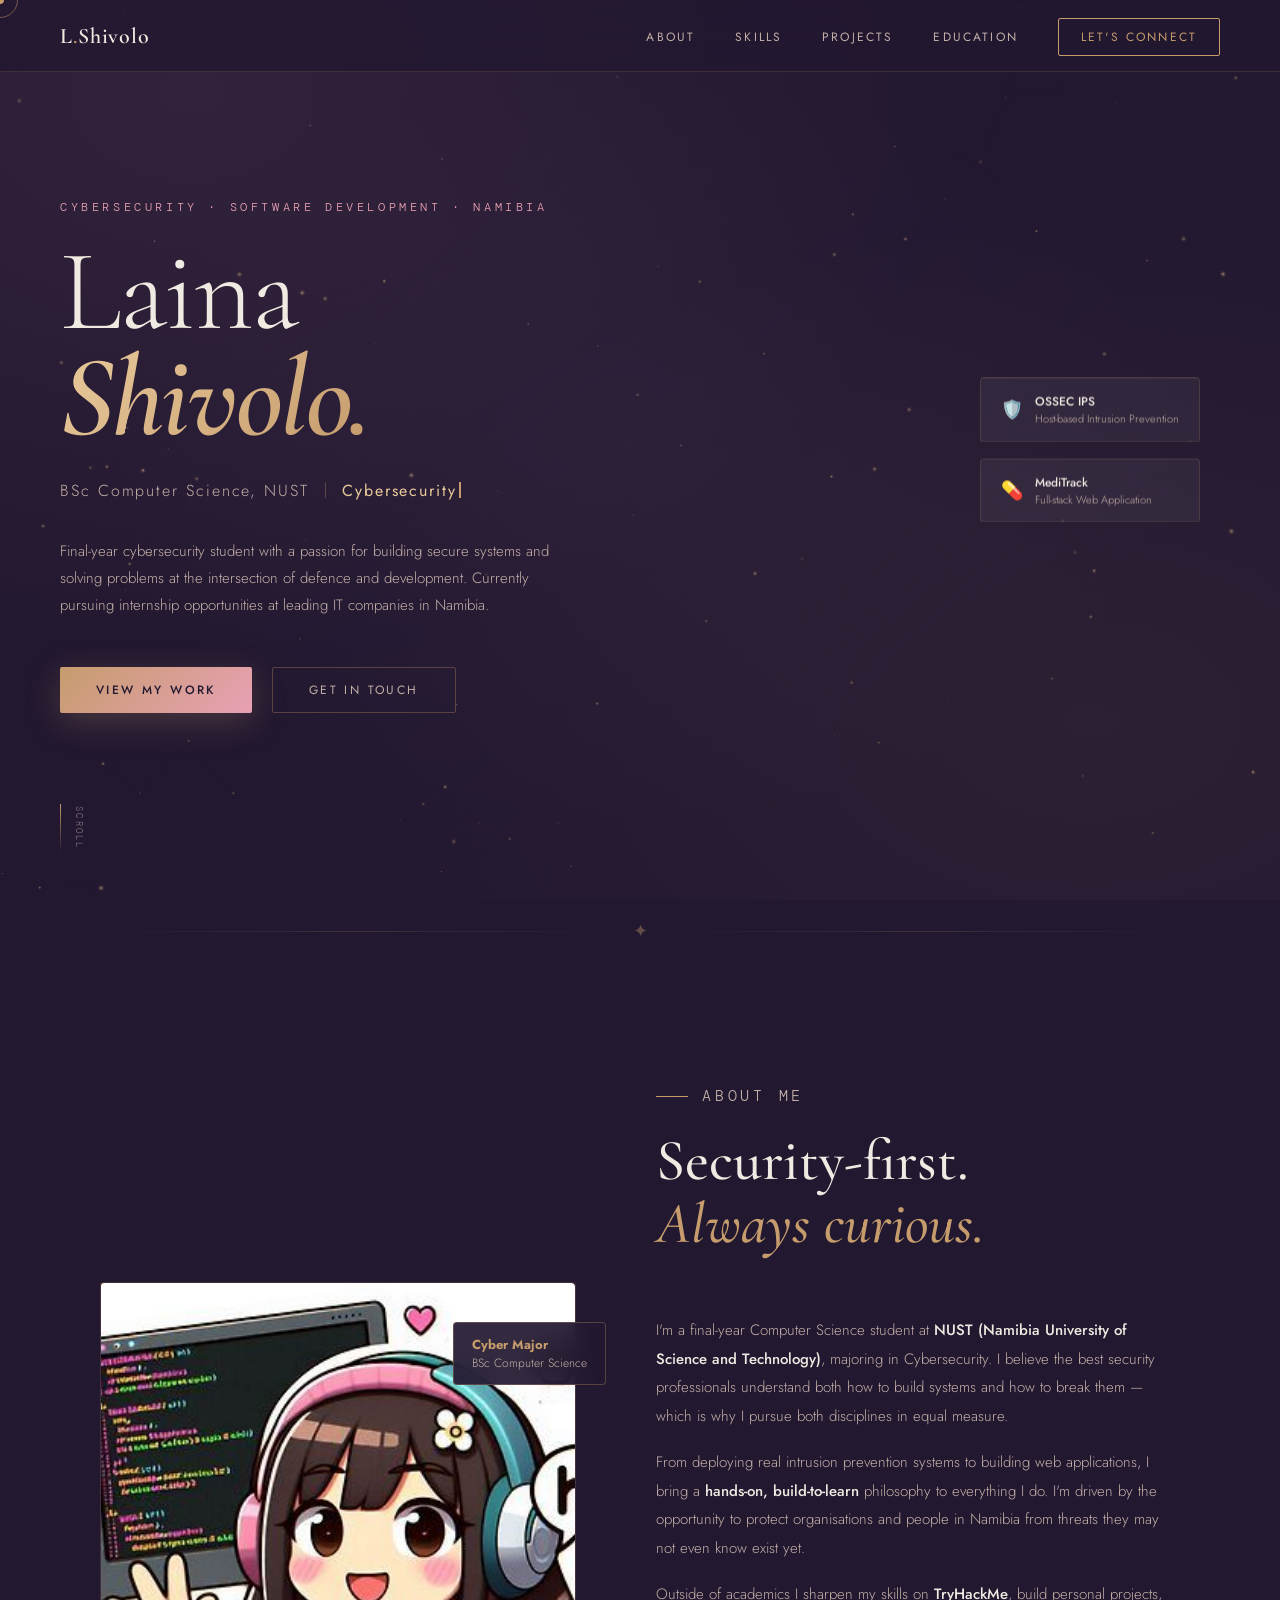
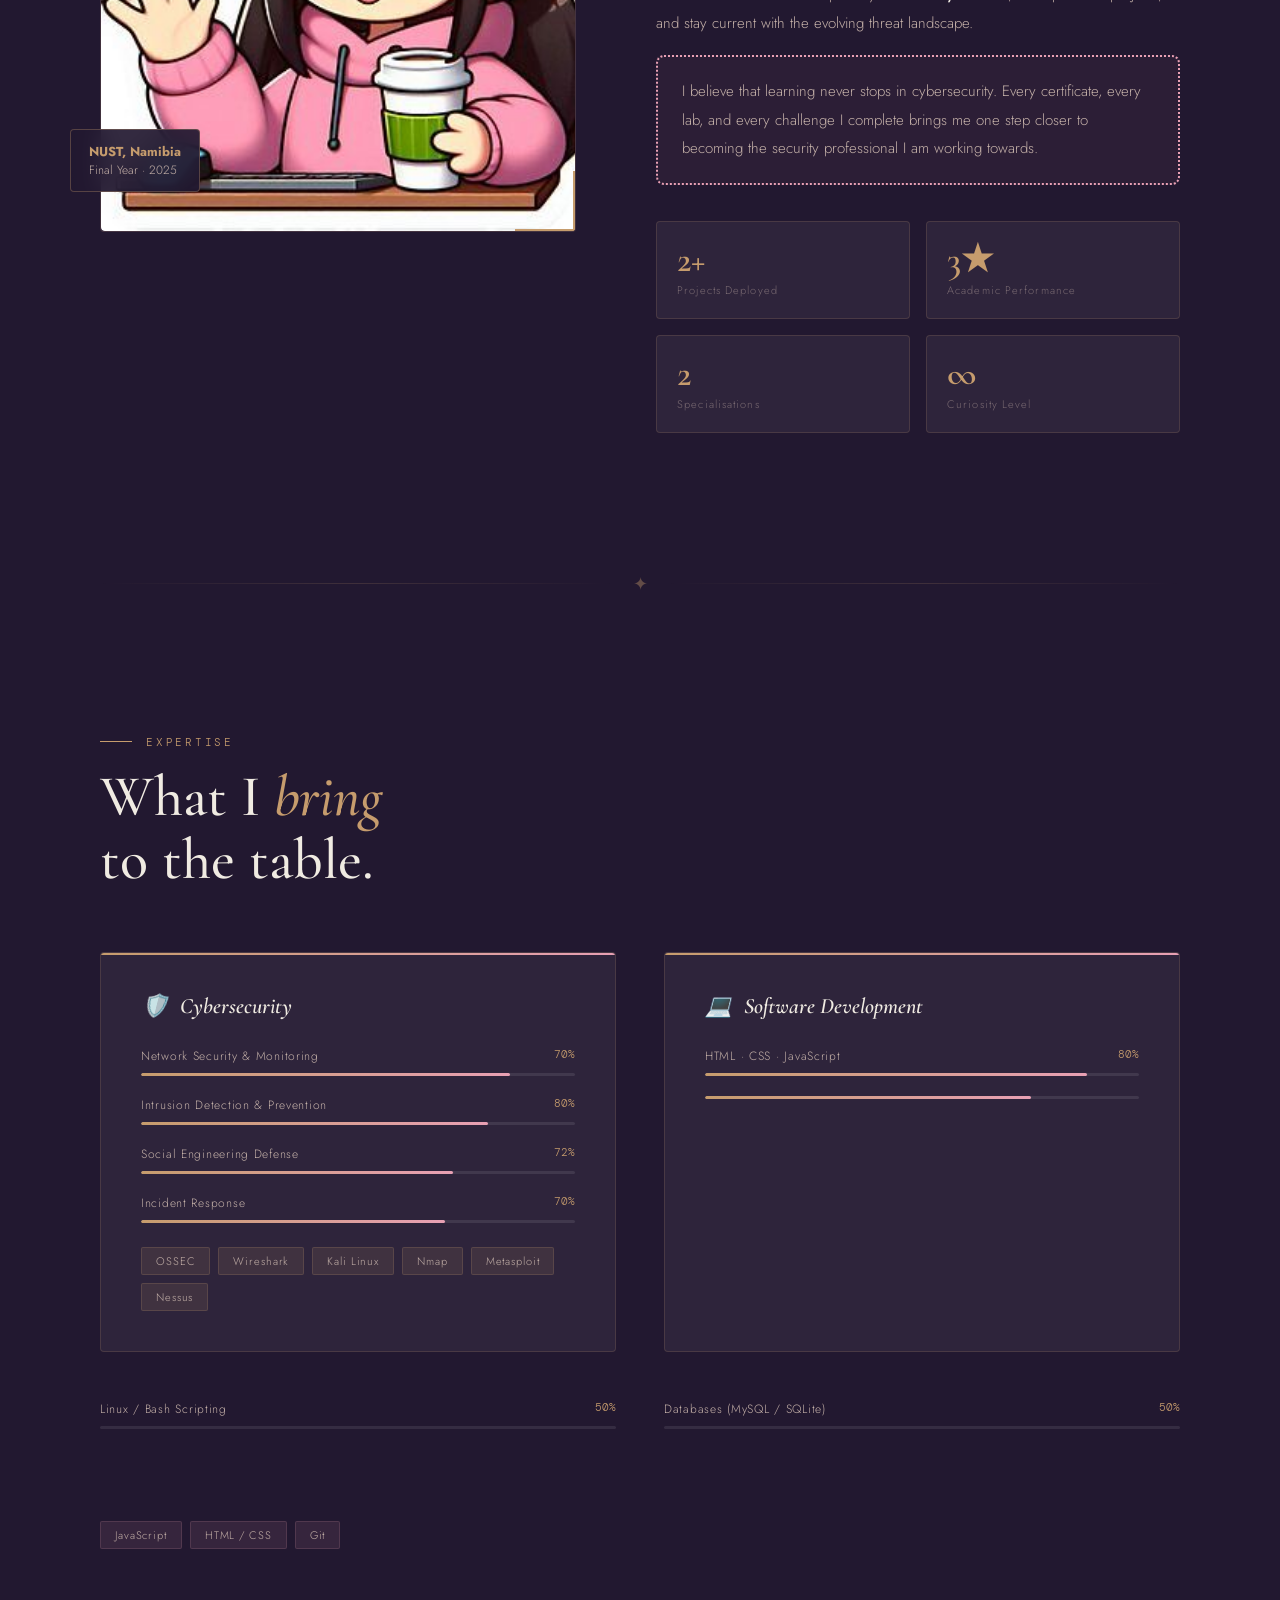
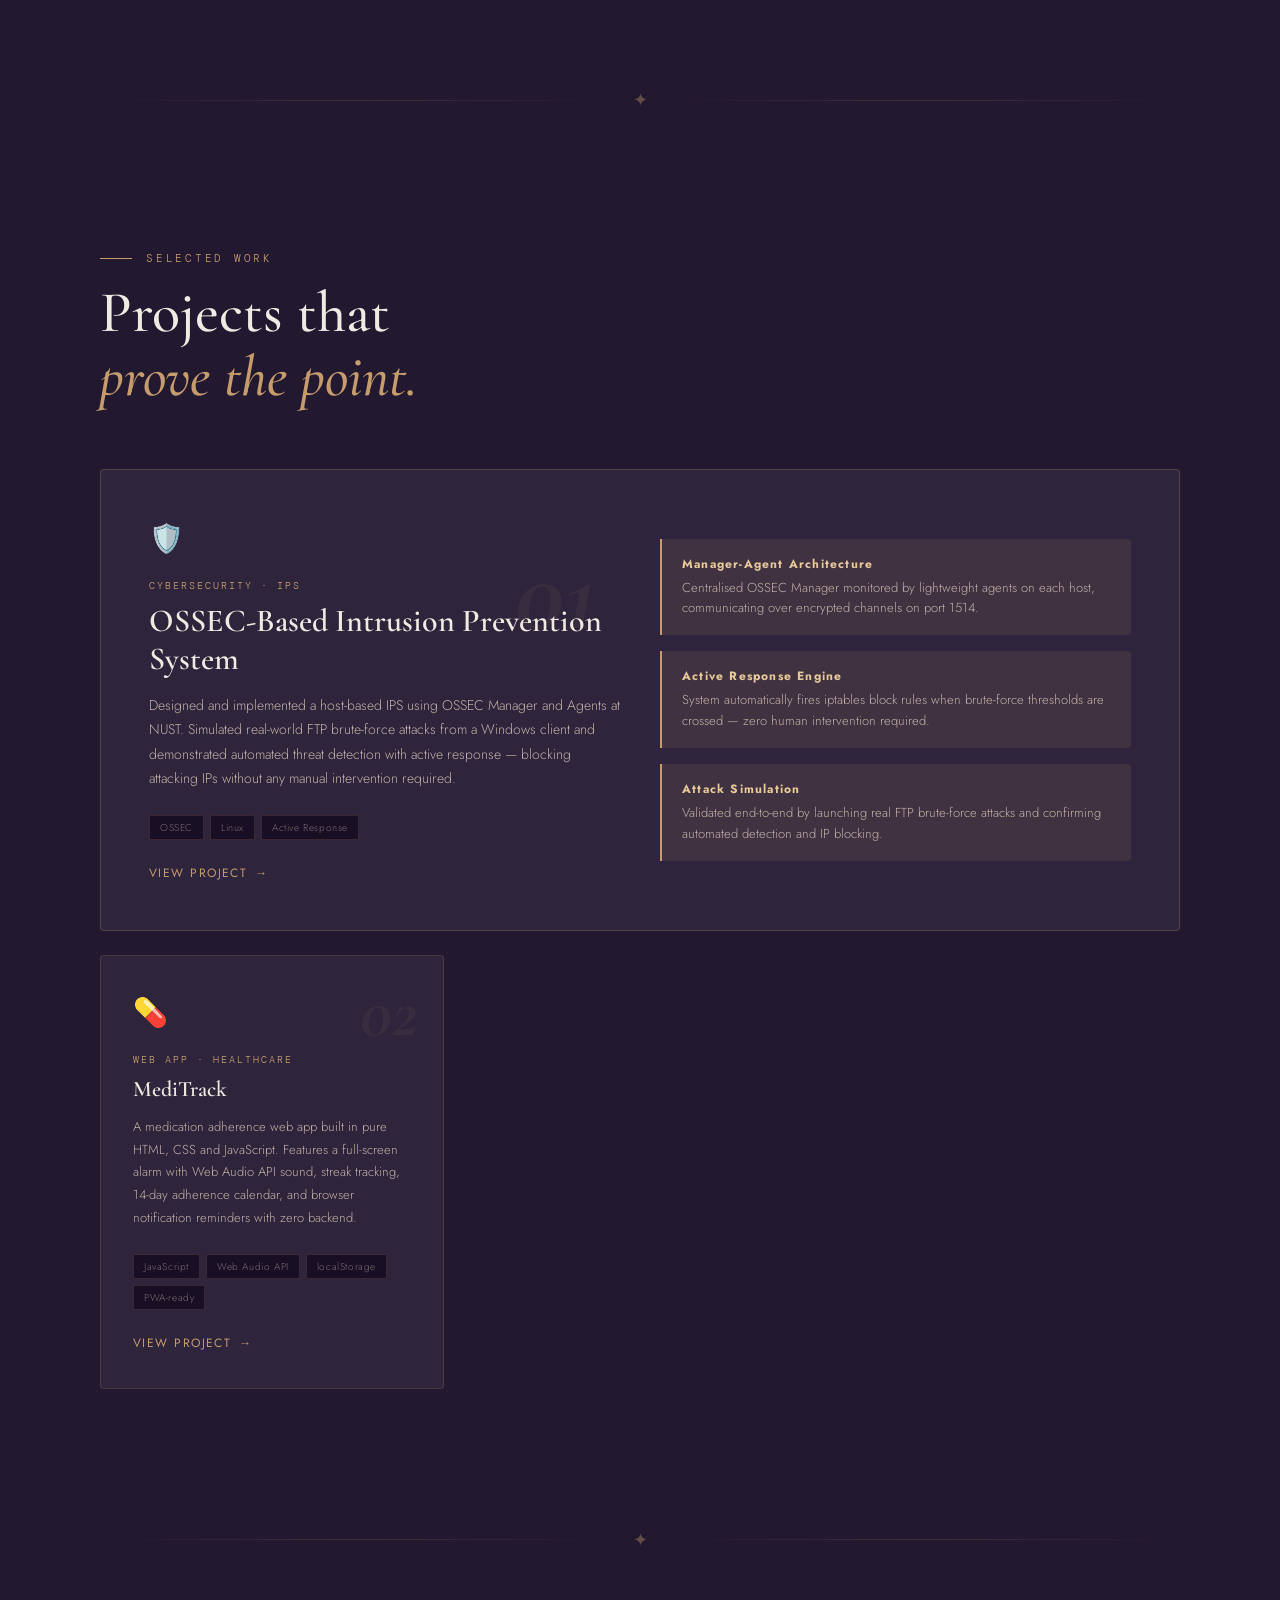
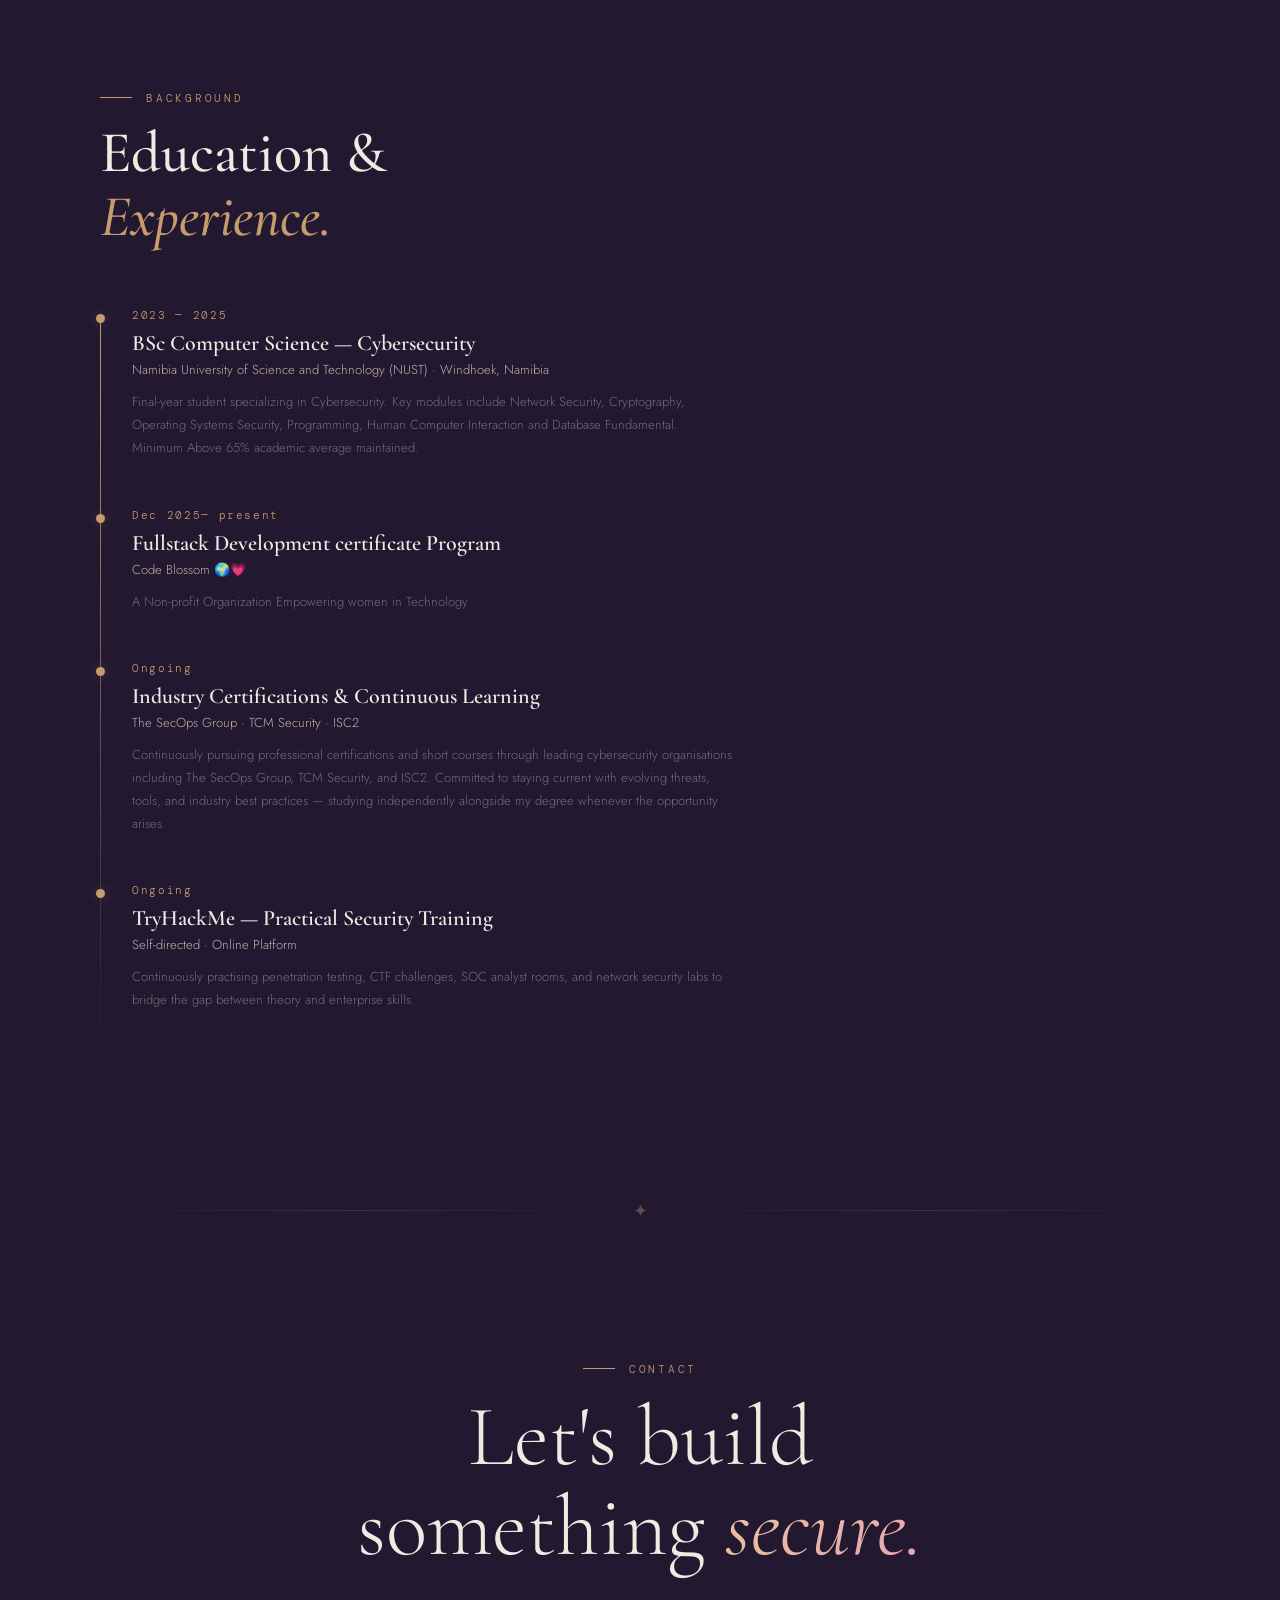
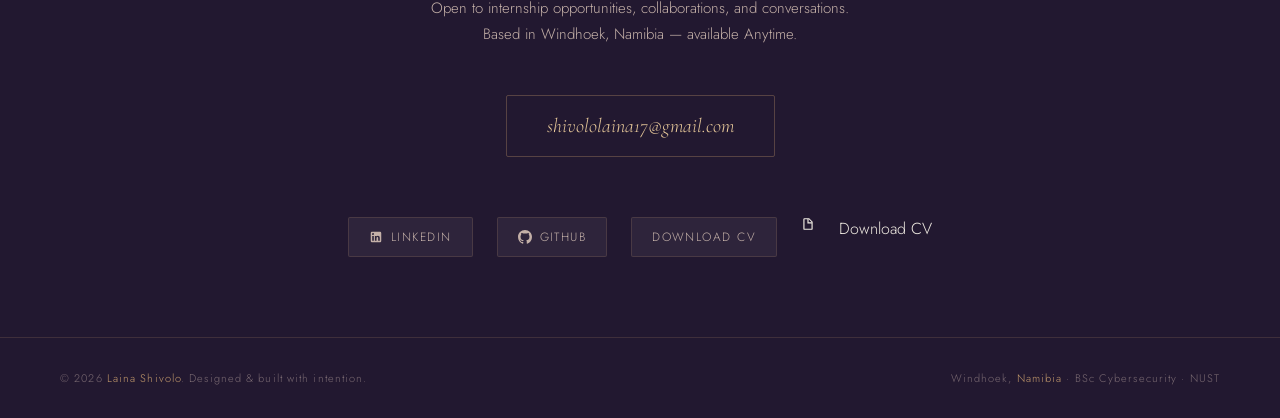
<file: index.html>
<!DOCTYPE html>
<html lang="en">
<head>
  <meta charset="UTF-8" />
  <meta name="viewport" content="width=device-width, initial-scale=1.0" />
  <title>Laina Shivolo — Cybersecurity & Software Development</title>
  <link rel="preconnect" href="https://fonts.googleapis.com" />
  <link rel="preconnect" href="https://fonts.gstatic.com" crossorigin />
  <link href="https://fonts.googleapis.com/css2?family=Cormorant+Garamond:ital,wght@0,300;0,400;0,500;0,600;0,700;1,300;1,400;1,600&family=Jost:wght@200;300;400;500;600&family=DM+Mono:wght@300;400;500&display=swap" rel="stylesheet" />
  <link rel="stylesheet" href="style.css" />
</head>
<body>

  <div class="cursor-dot"  id="cursorDot"></div>
  <div class="cursor-ring" id="cursorRing"></div>
  <canvas id="constellation"></canvas>

  <!-- NAV -->
  <nav id="nav">
    <div class="nav-logo">L<span>.</span>Shivolo</div>
    <ul class="nav-links" id="navLinks">
      <li><a href="#about">About</a></li>
      <li><a href="#skills">Skills</a></li>
      <li><a href="#projects">Projects</a></li>
      <li><a href="#education">Education</a></li>
      <li><a href="#contact" class="nav-cta">Let's Connect</a></li>
    </ul>
    <div class="hamburger" id="hamburger">
      <span></span><span></span><span></span>
    </div>
  </nav>

  <!-- HERO -->
  <section id="hero">
    <p class="hero-eyebrow">Cybersecurity · Software Development · Namibia</p>
    <h1 class="hero-name">
      <span class="first">Laina</span>
      <span class="last">Shivolo.</span>
    </h1>
    <div class="hero-role">
      <span>BSc Computer Science, NUST</span>
      <span class="role-divider"></span>
      <span class="typewriter-wrap">
        <span id="typewriter"></span>
        <span class="blink"></span>
      </span>
    </div>
    <p class="hero-desc">
      Final-year cybersecurity student with a passion for building secure systems
      and solving problems at the intersection of defence and development.
      Currently pursuing internship opportunities at leading IT companies in Namibia.
    </p>
    <div class="hero-actions">
      <a href="#projects" class="btn-primary">View My Work</a>
      <a href="#contact"  class="btn-outline">Get In Touch</a>
    </div>
    <div class="hero-scroll">
      <div class="scroll-line"></div>
      <span class="scroll-text">Scroll</span>
    </div>
    <div class="hero-badge">
      <div class="badge-item">
        <span class="badge-icon">🛡️</span>
        <div class="badge-text">
          <strong>OSSEC IPS</strong>
          Host-based Intrusion Prevention
        </div>
      </div>
      <div class="badge-item">
        <span class="badge-icon">💊</span>
        <div class="badge-text">
          <strong>MediTrack</strong>
          Full-stack Web Application
        </div>
      </div>
    </div>
  </section>

  <div class="ornament-divider"><span>✦</span></div>

  <!-- ABOUT -->
  <section id="about">
  <div class="about-visual">
    <div class="about-frame">
      <div class="about-frame-inner">
        <img src="images/profile.jpg" alt="Laina Shivolo" class="about-photo">
      </div>
    </div>
      <div class="about-badge-float float-1">
        <strong>NUST, Namibia</strong>
        Final Year · 2025
      </div>
      <div class="about-badge-float float-2">
        <strong>Cyber Major</strong>
        BSc Computer Science
      </div>
    </div>
    <div class="about-content reveal">
      <p class="section-label">About Me</p>
      <h2 class="section-title">Security-first.<br><em>Always curious.</em></h2>
      <p>
        I'm a final-year Computer Science student at <strong>NUST (Namibia University of
        Science and Technology)</strong>, majoring in Cybersecurity. I believe the best
        security professionals understand both how to build systems and how to break
        them — which is why I pursue both disciplines in equal measure.
      </p>
      <p>
        From deploying real intrusion prevention systems to building web
        applications, I bring a <strong>hands-on, build-to-learn</strong>
        philosophy to everything I do. I'm driven by the opportunity to protect
        organisations and people in Namibia from threats they may not even know exist yet.
      </p>
      <p>
        Outside of academics I sharpen my skills on <strong>TryHackMe</strong>, build
        personal projects, and stay current with the evolving threat landscape.
      </p>
      <div class="dotted-box">
  <p>
    I believe that learning never stops in cybersecurity. Every certificate,
    every lab, and every challenge I complete brings me one step closer to
    becoming the security professional I am working towards.
  </p>
</div>
      <div class="about-stats">
        <div class="stat-box">
          <div class="stat-num">2+</div>
          <div class="stat-label">Projects Deployed</div>
        </div>
        <div class="stat-box">
          <div class="stat-num">3★</div>
          <div class="stat-label">Academic Performance</div>
        </div>
        <div class="stat-box">
          <div class="stat-num">2</div>
          <div class="stat-label">Specialisations</div>
        </div>
        <div class="stat-box">
          <div class="stat-num">∞</div>
          <div class="stat-label">Curiosity Level</div>
        </div>
      </div>
    </div>
  </section>

  <div class="ornament-divider"><span>✦</span></div>

  <!-- SKILLS -->
  <section id="skills">
    <p class="section-label">Expertise</p>
    <h2 class="section-title">What I <em>bring</em><br>to the table.</h2>
    <div class="skills-grid">

      <div class="skill-category reveal">
        <h3 class="skill-cat-title"><span>🛡️</span> Cybersecurity</h3>
        <div class="skill-item">
          <div class="skill-meta">
            <span class="skill-name">Network Security & Monitoring</span>
            <span class="skill-pct">70%</span>
          </div>
          <div class="skill-bar"><div class="skill-fill" data-width="85"></div></div>
        </div>
        <div class="skill-item">
          <div class="skill-meta">
            <span class="skill-name">Intrusion Detection & Prevention</span>
            <span class="skill-pct">80%</span>
          </div>
          <div class="skill-bar"><div class="skill-fill" data-width="80"></div></div>
        </div>
        <div class="skill-item">
          <div class="skill-meta">
            <span class="skill-name">Social Engineering Defense </span>
            <span class="skill-pct">72%</span>
          </div>
          <div class="skill-bar"><div class="skill-fill" data-width="72"></div></div>
        </div>
        <div class="skill-item">
          <div class="skill-meta">
            <span class="skill-name">Incident Response</span>
            <span class="skill-pct">70%</span>
          </div>
          <div class="skill-bar"><div class="skill-fill" data-width="70"></div></div>
        </div>
        <div class="skills-tags">
          <span class="tag">OSSEC</span>
          <span class="tag">Wireshark</span>
          <span class="tag">Kali Linux</span>
          <span class="tag">Nmap</span>
          <span class="tag">Metasploit</span>
          <span class="tag">Nessus</span>
        </div>
      </div>

      <div class="skill-category reveal delay-1">
        <h3 class="skill-cat-title"><span>💻</span> Software Development</h3>
        <div class="skill-item">
          <div class="skill-meta">
            <span class="skill-name">HTML · CSS · JavaScript</span>
            <span class="skill-pct">80%</span>
          </div>
          <div class="skill-bar"><div class="skill-fill" data-width="88"></div></div>
        </div>
    
          <div class="skill-bar"><div class="skill-fill" data-width="75"></div></div>
        </div>
        <div class="skill-item">
          <div class="skill-meta">
            <span class="skill-name">Linux / Bash Scripting</span>
            <span class="skill-pct">50%</span>
          </div>
          <div class="skill-bar"><div class="skill-fill" data-width="78"></div></div>
        </div>
        <div class="skill-item">
          <div class="skill-meta">
            <span class="skill-name">Databases (MySQL / SQLite)</span>
            <span class="skill-pct">50%</span>
          </div>
          <div class="skill-bar"><div class="skill-fill" data-width="65"></div></div>
        </div>
        <div class="skills-tags">
          <span class="tag rose">JavaScript</span>
          <span class="tag rose">HTML / CSS</span>
          <span class="tag rose">Git</span>
        </div>
      </div>

    </div>
  </section>

  <div class="ornament-divider"><span>✦</span></div>

  <!-- PROJECTS -->
  <section id="projects">
    <p class="section-label">Selected Work</p>
    <h2 class="section-title">Projects that<br><em>prove the point.</em></h2>
    <div class="projects-grid">

      <!-- Featured -->
      <div class="project-card featured reveal">
        <div class="featured-left">
          <div class="project-num">01</div>
          <div class="project-icon">🛡️</div>
          <div class="project-type">Cybersecurity · IPS</div>
          <h3 class="project-title">OSSEC-Based Intrusion Prevention System</h3>
          <p class="project-desc">
            Designed and implemented a host-based IPS using OSSEC Manager and Agents at NUST.
            Simulated real-world FTP brute-force attacks from a Windows client and demonstrated
            automated threat detection with active response — blocking attacking IPs without
            any manual intervention required.
          </p>
          <div class="project-tags">
            <span class="project-tag">OSSEC</span>
            <span class="project-tag">Linux</span>
            <span class="project-tag">Active Response</span>
          </div>
          <a href="#" class="project-link">View Project</a>
        </div>
        <div class="featured-right">
          <div class="featured-highlight">
            <strong>Manager-Agent Architecture</strong>
            Centralised OSSEC Manager monitored by lightweight agents on each host,
            communicating over encrypted channels on port 1514.
          </div>
          <div class="featured-highlight">
            <strong>Active Response Engine</strong>
            System automatically fires iptables block rules when brute-force thresholds
            are crossed — zero human intervention required.
          </div>
          <div class="featured-highlight">
            <strong>Attack Simulation</strong>
            Validated end-to-end by launching real FTP brute-force attacks and
            confirming automated detection and IP blocking.
          </div>
        </div>
      </div>

      <!-- Card 02 -->
      <div class="project-card reveal delay-1">
        <div class="project-num">02</div>
        <div class="project-icon">💊</div>
        <div class="project-type">Web App · Healthcare</div>
        <h3 class="project-title">MediTrack</h3>
        <p class="project-desc">
          A medication adherence web app built in pure HTML, CSS and JavaScript.
          Features a full-screen alarm with Web Audio API sound, streak tracking,
          14-day adherence calendar, and browser notification reminders with zero backend.
        </p>
        <div class="project-tags">
          <span class="project-tag">JavaScript</span>
          <span class="project-tag">Web Audio API</span>
          <span class="project-tag">localStorage</span>
          <span class="project-tag">PWA-ready</span>
        </div>
        <a href="#" class="project-link">View Project</a>
      </div>


    </div>
  </section>

  <div class="ornament-divider"><span>✦</span></div>

  <!-- EDUCATION -->
  <section id="education">
    <p class="section-label">Background</p>
    <h2 class="section-title">Education &<br><em>Experience.</em></h2>
    <div class="timeline">

      <div class="timeline-item">
        <div class="timeline-date">2023 — 2025</div>
        <div class="timeline-title">BSc Computer Science — Cybersecurity</div>
        <div class="timeline-sub">Namibia University of Science and Technology (NUST) · Windhoek, Namibia</div>
        <div class="timeline-desc">
          Final-year student specializing in Cybersecurity. Key modules include Network Security,
          Cryptography, Operating Systems Security, Programming, Human Computer Interaction
          and Database Fundamental. Minimum  Above 65% academic average maintained.
        </div>
      </div>

      <div class="timeline-item">
        <div class="timeline-date">Dec 2025— present</div>
        <div class="timeline-title">Fullstack Development certificate Program</div>
        <div class="timeline-sub">Code Blossom 🌍💗</div>
        <div class="timeline-desc">
          A Non-profit Organization Empowering women in Technology
        </div>
      </div>

      <div class="timeline-item">
  <div class="timeline-date">Ongoing</div>
  <div class="timeline-title">Industry Certifications & Continuous Learning</div>
  <div class="timeline-sub">The SecOps Group · TCM Security · ISC2</div>
  <div class="timeline-desc">
    Continuously pursuing professional certifications and short courses through
    leading cybersecurity organisations including The SecOps Group, TCM Security,
    and ISC2. Committed to staying current with evolving threats, tools, and
    industry best practices — studying independently alongside my degree whenever
    the opportunity arises.
  </div>
</div>

      <div class="timeline-item">
        <div class="timeline-date">Ongoing</div>
        <div class="timeline-title">TryHackMe — Practical Security Training</div>
        <div class="timeline-sub">Self-directed · Online Platform</div>
        <div class="timeline-desc">
          Continuously practising penetration testing, CTF challenges, SOC analyst rooms,
          and network security labs to bridge the gap between theory and enterprise skills.
        </div>
      </div>

    </div>
  </section>

  <div class="ornament-divider"><span>✦</span></div>

  <!-- CONTACT -->
  <section id="contact">
    <p class="section-label" style="justify-content:center">Contact</p>
    <h2 class="contact-headline">Let's build<br>something <em>secure.</em></h2>
    <p class="contact-sub">
      Open to internship opportunities, collaborations, and conversations.<br>
      Based in Windhoek, Namibia — available Anytime.
    </p>
    <a href="mailto:shivololaina17@gmail.com" class="contact-email">
      shivololaina17@gmail.com
    </a>
    <div class="social-links">
      <a href="https://www.linkedin.com/in/laina-shivolo-52664b355" class="social-link">
        <svg width="14" height="14" viewBox="0 0 24 24" fill="currentColor">
          <path d="M19 3a2 2 0 012 2v14a2 2 0 01-2 2H5a2 2 0 01-2-2V5a2 2 0 012-2h14m-.5 15.5v-5.3a3.26 3.26 0 00-3.26-3.26c-.85 0-1.84.52-2.32 1.3v-1.11h-2.79v8.37h2.79v-4.93c0-.77.62-1.4 1.39-1.4a1.4 1.4 0 011.4 1.4v4.93h2.79M6.88 8.56a1.68 1.68 0 001.68-1.68c0-.93-.75-1.69-1.68-1.69a1.69 1.69 0 00-1.69 1.69c0 .93.76 1.68 1.69 1.68m1.39 9.94v-8.37H5.5v8.37h2.77z"/>
        </svg>
        LinkedIn
      </a>
      <a href="https://github.com/HuntressShivolo/Hackthon2.git" class="social-link">
        <svg width="14" height="14" viewBox="0 0 24 24" fill="currentColor">
          <path d="M12 0c-6.626 0-12 5.373-12 12 0 5.302 3.438 9.8 8.207 11.387.599.111.793-.261.793-.577v-2.234c-3.338.726-4.033-1.416-4.033-1.416-.546-1.387-1.333-1.756-1.333-1.756-1.089-.745.083-.729.083-.729 1.205.084 1.839 1.237 1.839 1.237 1.07 1.834 2.807 1.304 3.492.997.107-.775.418-1.305.762-1.604-2.665-.305-5.467-1.334-5.467-5.931 0-1.311.469-2.381 1.236-3.221-.124-.303-.535-1.524.117-3.176 0 0 1.008-.322 3.301 1.23.957-.266 1.983-.399 3.003-.404 1.02.005 2.047.138 3.006.404 2.291-1.552 3.297-1.23 3.297-1.23.653 1.653.242 2.874.118 3.176.77.84 1.235 1.911 1.235 3.221 0 4.609-2.807 5.624-5.479 5.921.43.372.823 1.102.823 2.222v3.293c0 .319.192.694.801.576 4.765-1.589 8.199-6.086 8.199-11.386 0-6.627-5.373-12-12-12z"/>
        </svg>
        GitHub
      </a>
      <a href="files/Laina CV 2.pdf" class="social-link">Download CV</a>
        <svg width="14" height="14" viewBox="0 0 24 24" fill="currentColor">
          <path d="M14 2H6a2 2 0 00-2 2v16a2 2 0 002 2h12a2 2 0 002-2V8l-6-6zm-1 1.5L18.5 9H13V3.5zM6 20V4h5v7h7v9H6z"/>
        </svg>
        Download CV
      </a>
    </div>
  </section>

  <footer>
    <p>© 2026 <span>Laina Shivolo</span>. Designed & built with intention.</p>
    <p>Windhoek, <span>Namibia</span> · BSc Cybersecurity · NUST</p>
  </footer>

  <script src="app.js"></script>
</body>
</html>
</file>
<file: style.css>
@import url('https://fonts.googleapis.com/css2?family=Cormorant+Garamond:ital,wght@0,300;0,400;0,500;0,600;0,700;1,300;1,400;1,600&family=Jost:wght@200;300;400;500;600&family=DM+Mono:wght@300;400;500&display=swap');

/* ── TOKENS ── */
:root {
  --bg:          #221830;
  --bg2:         #1d1429;
  --bg3:         #190f24;
  --surface:     rgba(255,255,255,0.055);
  --surface2:    rgba(255,255,255,0.09);
  --border:      rgba(198,156,109,0.18);
  --border2:     rgba(198,156,109,0.32);
  --gold:        #c69c6d;
  --gold-light:  #e8c99a;
  --gold-dim:    rgba(198,156,109,0.12);
  --gold-glow:   rgba(198,156,109,0.30);
  --rose:        #e8a0b4;
  --rose-dim:    rgba(232,160,180,0.10);
  --rose-glow:   rgba(232,160,180,0.25);
  --cream:       #f0ebe2;
  --text:        #f0ebe2;
  --text-mid:    #c4b0a8;
  --text-faint:  #7a6a72;
  --nav-h:       72px;
}

/* ── RESET ── */
*, *::before, *::after { box-sizing: border-box; margin: 0; padding: 0; }
html { scroll-behavior: smooth; }
body {
  background-color: var(--bg);
  background-image:
    radial-gradient(ellipse at 15% 10%,  rgba(232,160,180,0.08) 0%, transparent 50%),
    radial-gradient(ellipse at 85% 80%,  rgba(198,156,109,0.06) 0%, transparent 50%),
    radial-gradient(ellipse at 50% 50%,  rgba(168,120,180,0.05) 0%, transparent 60%);
  background-attachment: fixed;
  color: var(--text);
  font-family: 'Jost', sans-serif;
  font-weight: 300;
  overflow-x: hidden;
  cursor: none;
}
a    { text-decoration: none; color: inherit; }
ul   { list-style: none; }

/* ── CURSOR ── */
.cursor-dot {
  position: fixed; z-index: 9999;
  width: 8px; height: 8px; border-radius: 50%;
  background: var(--gold); pointer-events: none;
  transform: translate(-50%,-50%);
  transition: width 0.2s, height 0.2s, background 0.2s;
}
.cursor-ring {
  position: fixed; z-index: 9998;
  width: 36px; height: 36px; border-radius: 50%;
  border: 1px solid var(--gold); pointer-events: none;
  transform: translate(-50%,-50%); opacity: 0.5;
  transition: width 0.25s, height 0.25s, opacity 0.25s, border-color 0.25s;
}
.cursor-dot.hovered  { width: 14px; height: 14px; background: var(--rose); }
.cursor-ring.hovered { width: 52px; height: 52px; opacity: 0.22; border-color: var(--rose); }

/* ── CANVAS ── */
#constellation {
  position: fixed; inset: 0; z-index: 0;
  pointer-events: none; opacity: 0.45;
}

/* ── NAV ── */
nav {
  position: fixed; top: 0; left: 0; right: 0;
  height: var(--nav-h); z-index: 100;
  display: flex; align-items: center; justify-content: space-between;
  padding: 0 60px;
  background: rgba(34,24,48,0.78);
  backdrop-filter: blur(24px);
  -webkit-backdrop-filter: blur(24px);
  border-bottom: 1px solid var(--border);
  transition: background 0.3s;
}
.nav-logo {
  font-family: 'Cormorant Garamond', serif;
  font-size: 22px; font-weight: 600; letter-spacing: 0.04em;
  color: var(--cream); position: relative; z-index: 2;
}
.nav-logo span { color: var(--gold); }
.nav-links { display: flex; gap: 40px; align-items: center; position: relative; z-index: 2; }
.nav-links a {
  font-family: 'Jost', sans-serif; font-size: 12px; font-weight: 400;
  letter-spacing: 0.18em; text-transform: uppercase;
  color: var(--text-mid); transition: color 0.2s; position: relative;
}
.nav-links a::after {
  content: ''; position: absolute; bottom: -4px; left: 0;
  width: 0; height: 1px; background: var(--gold); transition: width 0.3s;
}
.nav-links a:hover        { color: var(--gold); }
.nav-links a:hover::after { width: 100%; }
.nav-cta {
  padding: 9px 22px !important;
  border: 1px solid var(--gold) !important;
  border-radius: 2px; color: var(--gold) !important;
  transition: background 0.2s, color 0.2s !important;
}
.nav-cta:hover         { background: var(--gold) !important; color: var(--bg) !important; }
.nav-cta::after        { display: none !important; }
.hamburger             { display: none; flex-direction: column; gap: 5px; cursor: pointer; padding: 4px; position: relative; z-index: 2; }
.hamburger span        { width: 24px; height: 1px; background: var(--text-mid); display: block; }

/* ── SECTIONS ── */
section {
  position: relative; z-index: 2;
  padding: 120px 60px; max-width: 1200px; margin: 0 auto;
}
.section-label {
  font-family: 'DM Mono', monospace; font-size: 11px;
  letter-spacing: 0.25em; text-transform: uppercase;
  color: var(--gold); margin-bottom: 16px;
  display: flex; align-items: center; gap: 14px;
}
.section-label::before {
  content: ''; display: inline-block;
  width: 32px; height: 1px; background: var(--gold);
}
h2.section-title {
  font-family: 'Cormorant Garamond', serif;
  font-size: clamp(38px, 5vw, 58px); font-weight: 500;
  line-height: 1.1; color: var(--cream); margin-bottom: 60px;
}
h2.section-title em { font-style: italic; color: var(--gold); }

/* ── HERO ── */
#hero {
  min-height: 100vh; display: flex; flex-direction: column;
  justify-content: center; padding-top: calc(var(--nav-h) + 60px);
  max-width: 100%; padding-left: 60px; padding-right: 60px;
  position: relative;
}
.hero-eyebrow {
  font-family: 'DM Mono', monospace; font-size: 12px;
  letter-spacing: 0.3em; text-transform: uppercase; color: var(--rose);
  margin-bottom: 24px; opacity: 0; animation: fadeUp 0.8s 0.3s ease forwards;
}
.hero-name {
  font-family: 'Cormorant Garamond', serif;
  font-size: clamp(62px, 9vw, 130px); font-weight: 300;
  line-height: 0.92; letter-spacing: -0.02em; color: var(--cream);
  opacity: 0; animation: fadeUp 0.9s 0.5s ease forwards; max-width: 900px;
}
.hero-name .first { display: block; }
.hero-name .last  {
  display: block; font-weight: 600; font-style: italic;
  background: linear-gradient(135deg, var(--gold-light) 0%, var(--gold) 40%, var(--rose) 100%);
  -webkit-background-clip: text; -webkit-text-fill-color: transparent; background-clip: text;
}
.hero-role {
  margin-top: 28px; font-size: 16px; font-weight: 300;
  letter-spacing: 0.12em; color: var(--text-mid);
  opacity: 0; animation: fadeUp 0.8s 0.7s ease forwards;
  display: flex; align-items: center; gap: 16px; flex-wrap: wrap;
}
.role-divider  { width: 1px; height: 16px; background: var(--border2); flex-shrink: 0; }
.typewriter-wrap { display: inline-flex; align-items: center; }
#typewriter    { color: var(--gold-light); font-weight: 400; min-width: 4px; }
.blink         {
  display: inline-block; width: 2px; height: 16px;
  background: var(--gold); margin-left: 2px;
  animation: blink 1s step-end infinite; vertical-align: middle;
}
@keyframes blink { 0%,100%{opacity:1;} 50%{opacity:0;} }
.hero-desc {
  margin-top: 36px; max-width: 520px; font-size: 15px; font-weight: 300;
  line-height: 1.8; color: var(--text-mid);
  opacity: 0; animation: fadeUp 0.8s 0.9s ease forwards;
}
.hero-actions {
  margin-top: 48px; display: flex; gap: 20px; align-items: center;
  flex-wrap: wrap; opacity: 0; animation: fadeUp 0.8s 1.1s ease forwards;
}
.btn-primary {
  padding: 14px 36px;
  background: linear-gradient(135deg, var(--gold), var(--rose));
  color: var(--bg); font-family: 'Jost', sans-serif; font-size: 12px;
  font-weight: 500; letter-spacing: 0.2em; text-transform: uppercase;
  border: none; border-radius: 2px; cursor: none; display: inline-block;
  transition: opacity 0.2s, transform 0.2s, box-shadow 0.2s;
  box-shadow: 0 8px 32px rgba(198,156,109,0.25);
}
.btn-primary:hover { opacity: 0.9; transform: translateY(-2px); box-shadow: 0 14px 40px rgba(198,156,109,0.35); }
.btn-outline {
  padding: 13px 36px; border: 1px solid var(--border2);
  color: var(--text-mid); font-family: 'Jost', sans-serif; font-size: 12px;
  font-weight: 400; letter-spacing: 0.2em; text-transform: uppercase;
  border-radius: 2px; cursor: none; display: inline-block;
  transition: border-color 0.2s, color 0.2s;
}
.btn-outline:hover { border-color: var(--gold); color: var(--gold); }
.hero-scroll {
  position: absolute; bottom: 48px; left: 60px;
  display: flex; align-items: center; gap: 12px;
  opacity: 0; animation: fadeIn 1s 1.5s ease forwards;
}
.scroll-line {
  width: 1px; height: 48px;
  background: linear-gradient(to bottom, var(--gold), transparent);
  animation: scrollPulse 2s ease-in-out infinite;
}
@keyframes scrollPulse { 0%,100%{opacity:0.4;} 50%{opacity:1;} }
.scroll-text {
  font-family: 'DM Mono', monospace; font-size: 9px; letter-spacing: 0.25em;
  color: var(--text-faint); writing-mode: vertical-rl; text-transform: uppercase;
}
.hero-badge {
  position: absolute; right: 80px; top: 50%; transform: translateY(-50%);
  display: flex; flex-direction: column; gap: 16px;
  opacity: 0; animation: fadeIn 1s 1.3s ease forwards;
}
.badge-item {
  display: flex; align-items: center; gap: 12px; padding: 14px 20px;
  background: rgba(255,255,255,0.055); border: 1px solid var(--border);
  border-radius: 4px; backdrop-filter: blur(12px);
  transition: border-color 0.2s, transform 0.2s;
}
.badge-item:hover { border-color: var(--gold); transform: translateX(-4px); }
.badge-icon  { font-size: 18px; }
.badge-text  { font-size: 11px; color: var(--text-mid); line-height: 1.5; }
.badge-text strong { display: block; color: var(--cream); font-size: 12px; font-weight: 500; }

/* ── ABOUT ── */
#about {
  display: grid; grid-template-columns: 1fr 1.1fr;
  gap: 80px; align-items: center;
}
.about-visual { position: relative; }
.about-frame  {
  position: relative; width: 100%; padding-bottom: 115%;
  border-radius: 4px; overflow: hidden;
  background: linear-gradient(135deg, rgba(44,32,60,0.85) 0%, rgba(34,24,48,0.95) 100%);
  border: 1px solid var(--border);
}
.about-frame::before, .about-frame::after {
  content: ''; position: absolute; width: 60px; height: 60px;
}
.about-frame::before { top:0; left:0; border-top: 2px solid var(--gold); border-left: 2px solid var(--gold); }
.about-frame::after  { bottom:0; right:0; border-bottom: 2px solid var(--gold); border-right: 2px solid var(--gold); }
.about-frame-inner {
  position: absolute; inset: 0;
  display: flex; align-items: center; justify-content: center;
}
.about-monogram {
  font-family: 'Cormorant Garamond', serif; font-size: 120px;
  font-weight: 600; font-style: italic;
  background: linear-gradient(160deg, var(--gold-light), var(--gold), var(--rose));
  -webkit-background-clip: text; -webkit-text-fill-color: transparent; background-clip: text;
  line-height: 1; opacity: 0.3; user-select: none;
}
.about-badge-float {
  position: absolute; padding: 12px 18px;
  background: rgba(34,24,48,0.92); border: 1px solid var(--border2);
  border-radius: 4px; backdrop-filter: blur(12px);
  font-size: 12px; color: var(--text-mid);
}
.about-badge-float strong { color: var(--gold); display: block; font-size: 13px; }
.float-1 { bottom: 40px; left: -30px; }
.float-2 { top: 40px; right: -30px; }
.about-content p { font-size: 15px; line-height: 1.9; color: var(--text-mid); margin-bottom: 18px; }
.about-content p strong { color: var(--cream); font-weight: 500; }
.about-stats { display: grid; grid-template-columns: 1fr 1fr; gap: 16px; margin-top: 36px; }
.stat-box    { padding: 20px; background: var(--surface); border: 1px solid var(--border); border-radius: 4px; transition: border-color 0.2s; }
.stat-box:hover { border-color: var(--gold); }
.stat-num    { font-family: 'Cormorant Garamond', serif; font-size: 36px; font-weight: 600; color: var(--gold); line-height: 1; }
.stat-label  { font-size: 11px; color: var(--text-faint); margin-top: 4px; letter-spacing: 0.1em; }

/* ── SKILLS ── */
.skills-grid      { display: grid; grid-template-columns: 1fr 1fr; gap: 48px; }
.skill-category   {
  padding: 40px; background: var(--surface);
  border: 1px solid var(--border); border-radius: 4px;
  position: relative; overflow: hidden; transition: border-color 0.3s;
}
.skill-category:hover { border-color: var(--gold); }
.skill-category::before {
  content: ''; position: absolute; top:0; left:0; right:0; height: 2px;
  background: linear-gradient(90deg, var(--gold), var(--rose));
}
.skill-cat-title {
  font-family: 'Cormorant Garamond', serif; font-size: 22px;
  font-weight: 600; font-style: italic; color: var(--cream);
  margin-bottom: 28px; display: flex; align-items: center; gap: 12px;
}
.skill-item   { margin-bottom: 20px; }
.skill-meta   { display: flex; justify-content: space-between; margin-bottom: 8px; font-size: 12px; }
.skill-name   { color: var(--text-mid); letter-spacing: 0.06em; }
.skill-pct    { color: var(--gold); font-family: 'DM Mono', monospace; font-size: 11px; }
.skill-bar    { height: 3px; background: var(--surface2); border-radius: 99px; overflow: hidden; }
.skill-fill   {
  height: 100%; border-radius: 99px;
  background: linear-gradient(90deg, var(--gold), var(--rose));
  width: 0%; transition: width 1.2s cubic-bezier(0.4,0,0.2,1);
}
.skills-tags  { display: flex; flex-wrap: wrap; gap: 8px; margin-top: 24px; }
.tag          { padding: 5px 14px; background: var(--gold-dim); border: 1px solid var(--border); border-radius: 2px; font-size: 11px; color: var(--text-mid); letter-spacing: 0.08em; transition: border-color 0.2s, color 0.2s; }
.tag:hover    { border-color: var(--gold); color: var(--gold); }
.tag.rose     { background: var(--rose-dim); border-color: rgba(232,160,180,0.15); }
.tag.rose:hover { border-color: var(--rose); color: var(--rose); }

/* ── PROJECTS ── */
.projects-grid { display: grid; grid-template-columns: repeat(3,1fr); gap: 24px; }
.project-card  {
  background: var(--surface); border: 1px solid var(--border);
  border-radius: 4px; padding: 36px 32px; position: relative; overflow: hidden;
  cursor: none; transition: transform 0.3s, border-color 0.3s, box-shadow 0.3s;
  display: flex; flex-direction: column;
}
.project-card:hover { transform: translateY(-6px); border-color: var(--gold); box-shadow: 0 20px 60px rgba(0,0,0,0.3), 0 0 40px var(--gold-dim); }
.project-card::after {
  content: ''; position: absolute; inset: 0;
  background: linear-gradient(160deg, var(--gold-dim) 0%, transparent 60%);
  opacity: 0; transition: opacity 0.3s; pointer-events: none;
}
.project-card:hover::after { opacity: 1; }
.project-num   { font-family: 'Cormorant Garamond', serif; font-size: 72px; font-weight: 700; font-style: italic; color: rgba(198,156,109,0.07); position: absolute; top:20px; right:24px; line-height:1; user-select:none; transition: color 0.3s; }
.project-card:hover .project-num { color: rgba(198,156,109,0.14); }
.project-icon  { font-size: 28px; margin-bottom: 20px; position: relative; z-index:1; }
.project-type  { font-family: 'DM Mono', monospace; font-size: 10px; letter-spacing: 0.2em; text-transform: uppercase; color: var(--gold); margin-bottom: 10px; position:relative; z-index:1; }
.project-title { font-family: 'Cormorant Garamond', serif; font-size: 22px; font-weight: 600; color: var(--cream); margin-bottom: 14px; position:relative; z-index:1; line-height:1.2; }
.project-desc  { font-size: 13px; line-height: 1.75; color: var(--text-mid); flex:1; position:relative; z-index:1; margin-bottom:24px; }
.project-tags  { display: flex; flex-wrap: wrap; gap: 6px; position:relative; z-index:1; margin-bottom:24px; }
.project-tag   { padding: 4px 10px; background: var(--bg3); border: 1px solid var(--border); border-radius: 2px; font-size: 10px; color: var(--text-faint); letter-spacing:0.06em; }
.project-link  { display: inline-flex; align-items: center; gap: 8px; font-size: 12px; font-weight: 400; letter-spacing: 0.12em; color: var(--gold); text-transform: uppercase; position:relative; z-index:1; transition: gap 0.2s; margin-top: auto; }
.project-link:hover { gap: 14px; }
.project-link::after { content: '→'; }

/* Featured project */
.project-card.featured {
  grid-column: span 3; display: grid;
  grid-template-columns: 1fr 1fr; gap: 40px; padding: 48px;
  border-color: rgba(198,156,109,0.25);
}
.project-card.featured .project-num   { font-size: 110px; }
.project-card.featured .project-title { font-size: 32px; }
.project-card.featured .project-desc  { font-size: 14px; }
.featured-left  { position:relative; z-index:1; display:flex; flex-direction:column; }
.featured-right { display: flex; flex-direction: column; justify-content: center; gap: 16px; position:relative; z-index:1; }
.featured-highlight { padding: 16px 20px; background: var(--gold-dim); border-left: 2px solid var(--gold); border-radius: 0 4px 4px 0; font-size: 13px; color: var(--text-mid); line-height: 1.6; }
.featured-highlight strong { color: var(--gold-light); display: block; margin-bottom: 4px; font-size: 12px; letter-spacing: 0.1em; }

/* ── TIMELINE ── */
.timeline { position: relative; padding-left: 32px; }
.timeline::before { content: ''; position: absolute; left:0; top:8px; bottom:8px; width:1px; background: linear-gradient(to bottom, var(--gold), transparent); }
.timeline-item { position: relative; padding-bottom: 48px; opacity:0; transform: translateX(-20px); transition: opacity 0.6s, transform 0.6s; }
.timeline-item.visible { opacity:1; transform: translateX(0); }
.timeline-item::before { content: ''; position:absolute; left:-36px; top:6px; width:9px; height:9px; border-radius:50%; background: var(--gold); box-shadow: 0 0 12px var(--gold-glow); }
.timeline-date  { font-family: 'DM Mono', monospace; font-size: 11px; letter-spacing:0.15em; color: var(--gold); margin-bottom:8px; }
.timeline-title { font-family: 'Cormorant Garamond', serif; font-size: 22px; font-weight:600; color: var(--cream); margin-bottom:4px; }
.timeline-sub   { font-size: 13px; color: var(--text-mid); margin-bottom:12px; }
.timeline-desc  { font-size: 13px; line-height:1.75; color: var(--text-faint); max-width:600px; }

/* ── CONTACT ── */
#contact { text-align: center; padding-bottom: 80px; }
.contact-headline { font-family: 'Cormorant Garamond', serif; font-size: clamp(48px,7vw,86px); font-weight:300; line-height:1.05; color: var(--cream); margin-bottom:24px; }
.contact-headline em { font-style:italic; background: linear-gradient(135deg, var(--gold-light), var(--rose)); -webkit-background-clip:text; -webkit-text-fill-color:transparent; background-clip:text; }
.contact-sub   { font-size:15px; color: var(--text-mid); margin-bottom:48px; line-height:1.7; }
.contact-email { display:inline-flex; align-items:center; gap:12px; padding:18px 40px; border:1px solid var(--border2); border-radius:2px; font-family:'Cormorant Garamond',serif; font-size:20px; font-style:italic; color: var(--gold-light); transition: border-color 0.2s, background 0.2s; margin-bottom:60px; }
.contact-email:hover { border-color: var(--gold); background: var(--gold-dim); }
.social-links  { display:flex; justify-content:center; gap:24px; flex-wrap:wrap; }
.social-link   { display:flex; align-items:center; gap:8px; padding:10px 20px; background: var(--surface); border:1px solid var(--border); border-radius:2px; font-size:12px; letter-spacing:0.12em; color: var(--text-mid); text-transform:uppercase; transition: border-color 0.2s, color 0.2s; }
.social-link:hover { border-color: var(--gold); color: var(--gold); }

/* ── ORNAMENT DIVIDER ── */
.ornament-divider { position:relative; z-index:2; display:flex; align-items:center; justify-content:center; gap:20px; max-width:1200px; margin:0 auto; padding:20px 60px; }
.ornament-divider::before, .ornament-divider::after { content:''; flex:1; height:1px; background: linear-gradient(to right, transparent, var(--border), transparent); }
.ornament-divider span { font-family:'Cormorant Garamond',serif; font-size:18px; color: var(--gold); opacity:0.4; }

/* ── FOOTER ── */
footer { position:relative; z-index:2; padding:32px 60px; border-top:1px solid var(--border); display:flex; justify-content:space-between; align-items:center; }
footer p    { font-size:11px; color: var(--text-faint); letter-spacing:0.1em; }
footer span { color: var(--gold); }

/* ── REVEAL ANIMATION ── */
.reveal { opacity:0; transform: translateY(32px); transition: opacity 0.7s ease, transform 0.7s ease; }
.reveal.visible { opacity:1; transform: translateY(0); }
.delay-1 { transition-delay: 0.15s; }
.delay-2 { transition-delay: 0.30s; }

/* ── KEYFRAMES ── */
@keyframes fadeUp  { from{opacity:0;transform:translateY(28px);} to{opacity:1;transform:translateY(0);} }
@keyframes fadeIn  { from{opacity:0;} to{opacity:1;} }

/* ── RESPONSIVE ── */
@media (max-width: 1024px) {
  .hero-badge { display: none; }
  .projects-grid { grid-template-columns: 1fr 1fr; }
  .project-card.featured { grid-column: span 2; }
}
@media (max-width: 768px) {
  nav { padding: 0 24px; }
  .nav-links { display: none; }
  .hamburger { display: flex; }
  section { padding: 80px 24px; }
  #hero { padding-left: 24px; padding-right: 24px; }
  #about { grid-template-columns: 1fr; }
  .about-visual { display: none; }
  .skills-grid { grid-template-columns: 1fr; }
  .projects-grid { grid-template-columns: 1fr; }
  .project-card.featured { grid-column: span 1; grid-template-columns: 1fr; }
  .hero-scroll { display: none; }
  footer { flex-direction: column; gap: 12px; text-align: center; padding: 24px; }
  .ornament-divider { padding-left: 24px; padding-right: 24px; }
}

/* ── DOTTED BORDER PARAGRAPH ── */
.dotted-box {
  border: 2px dotted #e8a0b4;
  border-radius: 8px;
  padding: 20px 24px;
  margin-bottom: 24px;
  background: rgba(232,160,180,0.05);
}
.dotted-box p {
  font-size: 15px;
  line-height: 1.9;
  color: var(--text-mid);
  margin-bottom: 0;
}
.dotted-box p + p {
  margin-top: 12px;
}
.about-photo {
  width: 100%;
  height: 100%;
  object-fit: cover;
  object-position: center top;
  position: absolute;
  inset: 0;
  border-radius: 4px;
}
</file>
